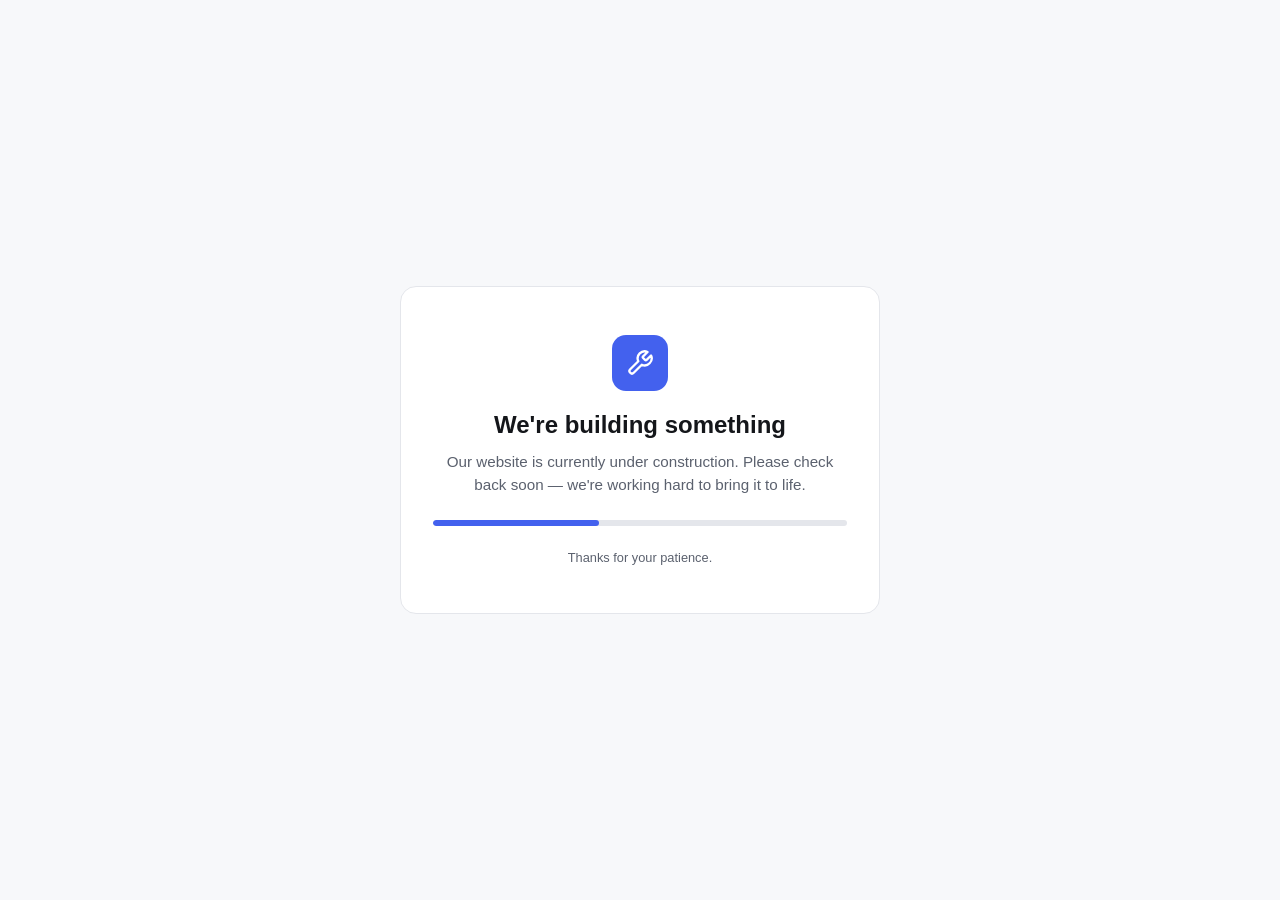
<file: index.html>
<!DOCTYPE html>
<html lang="en">
<head>
<meta charset="UTF-8">
<meta name="viewport" content="width=device-width, initial-scale=1, viewport-fit=cover">
<title>We're Building Something</title>
<style>
  :root {
    --bg: #0f1115;
    --bg-alt: #161922;
    --text: #f2f3f5;
    --muted: #9aa0ac;
    --accent: #6c8cff;
    --border: #262a35;
  }
  @media (prefers-color-scheme: light) {
    :root:not([data-theme="dark"]) {
      --bg: #f7f8fa;
      --bg-alt: #ffffff;
      --text: #14161a;
      --muted: #5b616e;
      --accent: #4361ee;
      --border: #e4e6eb;
    }
  }
  * { box-sizing: border-box; }
  html, body {
    height: 100%;
    margin: 0;
  }
  body {
    background: var(--bg);
    color: var(--text);
    font-family: -apple-system, BlinkMacSystemFont, "Segoe UI", Roboto, Helvetica, Arial, sans-serif;
    display: flex;
    align-items: center;
    justify-content: center;
    padding: 24px;
    padding-top: max(24px, env(safe-area-inset-top, 0px));
    padding-bottom: max(24px, env(safe-area-inset-bottom, 0px));
  }
  .card {
    max-width: 480px;
    width: 100%;
    text-align: center;
    background: var(--bg-alt);
    border: 1px solid var(--border);
    border-radius: 16px;
    padding: 48px 32px;
  }
  .icon {
    width: 56px;
    height: 56px;
    margin: 0 auto 20px;
    display: flex;
    align-items: center;
    justify-content: center;
    border-radius: 14px;
    background: var(--accent);
    color: white;
  }
  .icon svg { width: 28px; height: 28px; }
  h1 {
    font-size: 1.5rem;
    margin: 0 0 12px;
    font-weight: 600;
  }
  p {
    color: var(--muted);
    line-height: 1.5;
    margin: 0 0 24px;
    font-size: 0.95rem;
  }
  .bar-track {
    width: 100%;
    height: 6px;
    border-radius: 999px;
    background: var(--border);
    overflow: hidden;
  }
  .bar-fill {
    height: 100%;
    width: 40%;
    border-radius: 999px;
    background: var(--accent);
    animation: slide 1.6s ease-in-out infinite;
  }
  @keyframes slide {
    0%   { transform: translateX(-100%); }
    100% { transform: translateX(350%); }
  }
  .footnote {
    margin-top: 24px;
    font-size: 0.8rem;
    color: var(--muted);
  }
</style>
</head>
<body>
  <div class="card">
    <div class="icon">
      <svg viewBox="0 0 24 24" fill="none" stroke="currentColor" stroke-width="2" stroke-linecap="round" stroke-linejoin="round">
        <path d="M14.7 6.3a1 1 0 0 0 0 1.4l1.6 1.6a1 1 0 0 0 1.4 0l3.77-3.77a6 6 0 0 1-7.94 7.94l-6.91 6.91a2.12 2.12 0 0 1-3-3l6.91-6.91a6 6 0 0 1 7.94-7.94l-3.76 3.76z"/>
      </svg>
    </div>
    <h1>We're building something</h1>
    <p>Our website is currently under construction. Please check back soon — we're working hard to bring it to life.</p>
    <div class="bar-track"><div class="bar-fill"></div></div>
    <div class="footnote">Thanks for your patience.</div>
  </div>
</body>
</html>
</file>
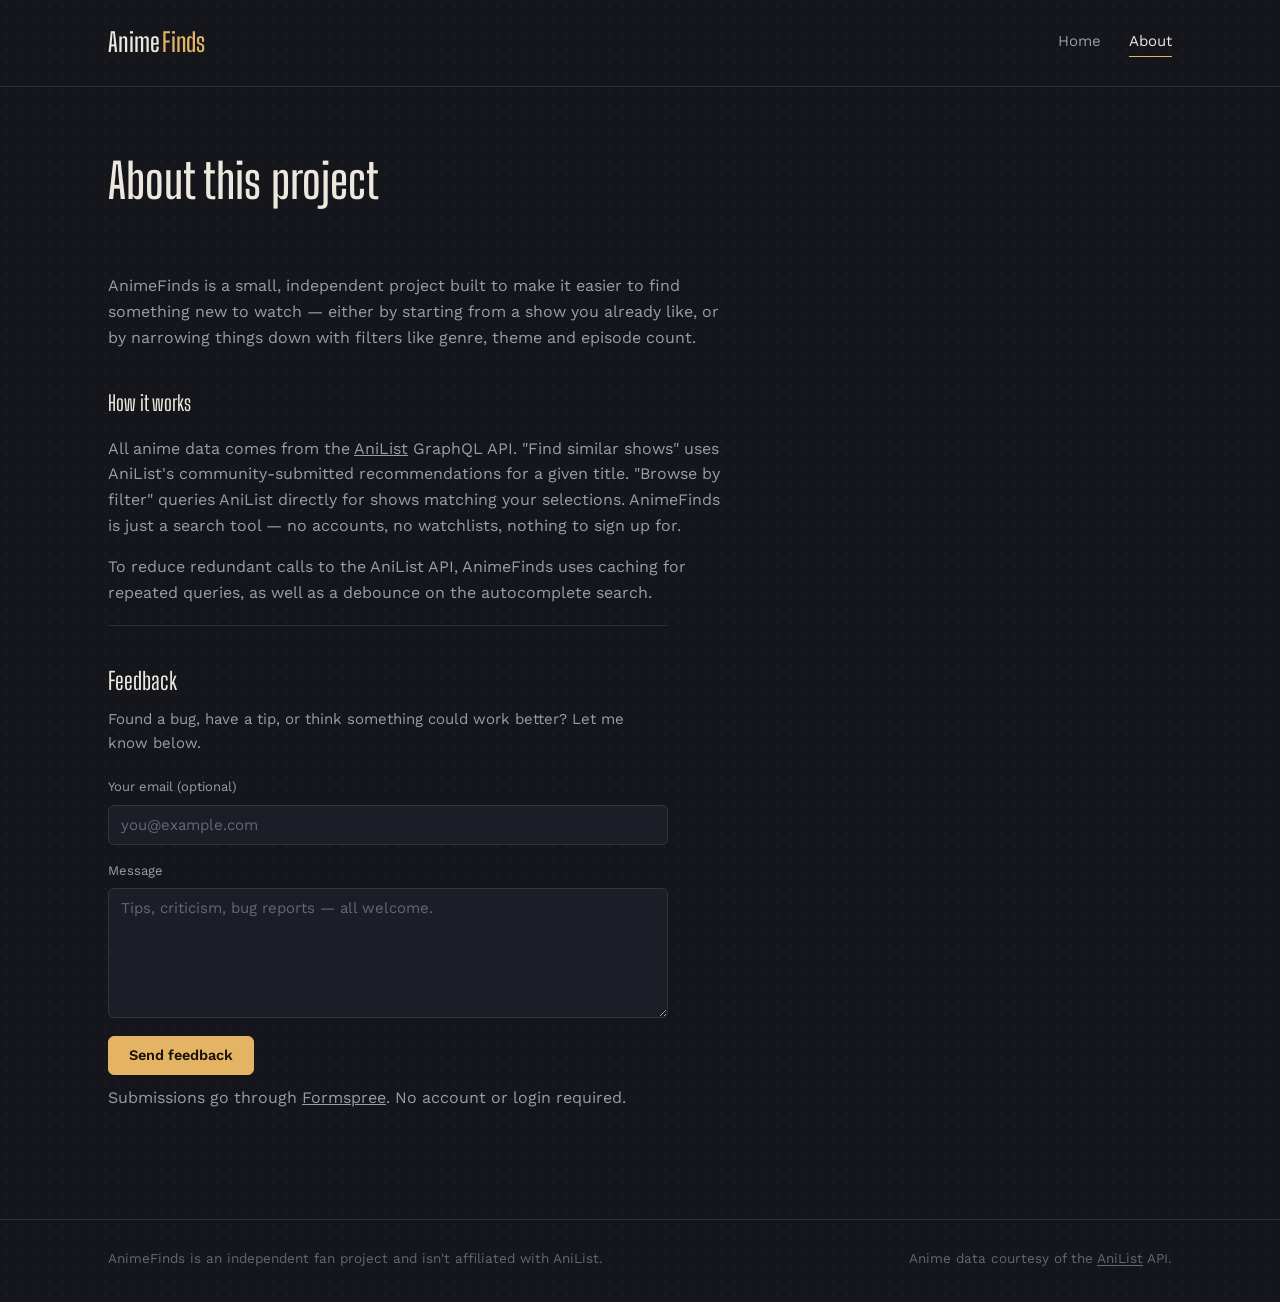
<file: about.html>
<!doctype html>
<html lang="en">
<head>
  <meta charset="UTF-8" />
  <meta name="viewport" content="width=device-width, initial-scale=1" />
  <title>About — AnimeFinds</title>
  <meta name="description" content="What AnimeFinds is, how it works, and a place to leave feedback." />
  <link rel="preconnect" href="https://fonts.googleapis.com" />
  <link rel="preconnect" href="https://fonts.gstatic.com" crossorigin />
  <link
    href="https://fonts.googleapis.com/css2?family=Big+Shoulders+Display:wght@500;600;700&family=Work+Sans:wght@400;500;600&display=swap"
    rel="stylesheet"
  />
  <link rel="stylesheet" href="css/style.css" />
</head>
<body>
  <header class="site-header">
    <div class="shell">
      <a class="wordmark" href="index.html">Anime<span>Finds</span></a>
      <nav class="site-nav">
        <a href="index.html">Home</a>
        <a href="about.html" aria-current="page">About</a>
      </nav>
    </div>
  </header>

  <main class="shell">
    <div class="page-header">
      <h1>About this project</h1>
    </div>

    <div class="about-content">
      <p>
        AnimeFinds is a small, independent project built to make it easier to find something
        new to watch — either by starting from a show you already like, or by narrowing things
        down with filters like genre, theme and episode count.
      </p>

      <h2>How it works</h2>
      <p>
        All anime data comes from the <a href="https://anilist.co" target="_blank" rel="noopener noreferrer">AniList</a>
        GraphQL API. "Find similar shows" uses AniList's community-submitted recommendations for
        a given title. "Browse by filter" queries AniList directly for shows matching your
        selections. AnimeFinds is just a search tool — no accounts, no watchlists, nothing to sign up for.
      </p>
      <p>
        To reduce redundant calls to the AniList API, AnimeFinds uses caching for repeated queries, as well as a debounce on the autocomplete search.
      </p>

    <section class="feedback-section">
      <h2>Feedback</h2>
      <p class="feedback-intro">
        Found a bug, have a tip, or think something could work better? Let me know below.
      </p>

      <form id="feedback-form">
        <div class="field-full">
          <label for="feedback-email">Your email (optional)</label>
          <input type="email" id="feedback-email" name="email" placeholder="you@example.com" />
        </div>

        <div class="field-full">
          <label for="feedback-message">Message</label>
          <textarea
            id="feedback-message"
            name="message"
            required
            placeholder="Tips, criticism, bug reports — all welcome."
          ></textarea>
        </div>

        <!--
          Cloudflare Turnstile widget.
          Replace REPLACE_WITH_YOUR_SITE_KEY with the site key from
          https://dash.cloudflare.com/?to=/:account/turnstile (see
          js/feedback.js for the matching Formspree setup step).
        -->
        <div class="cf-turnstile" data-sitekey="0x4AAAAAAEmPmE4bW4p-4tio"></div>

        <button type="submit" class="btn" id="feedback-submit-btn">Send feedback</button>
        <p class="form-note">
          Submissions go through <a href="https://formspree.io" target="_blank" rel="noopener noreferrer">Formspree</a>.
          No account or login required.
        </p>
        <p class="form-status" id="form-status" role="status"></p>
      </form>
    </section>
  </main>

  <footer class="site-footer">
    <div class="shell">
      <p>AnimeFinds is an independent fan project and isn't affiliated with AniList.</p>
      <p>Anime data courtesy of the <a href="https://anilist.co" target="_blank" rel="noopener noreferrer">AniList</a> API.</p>
    </div>
  </footer>

  <script src="https://challenges.cloudflare.com/turnstile/v0/api.js" async defer></script>
  <script src="js/feedback.js"></script>
</body>
</html>
</file>
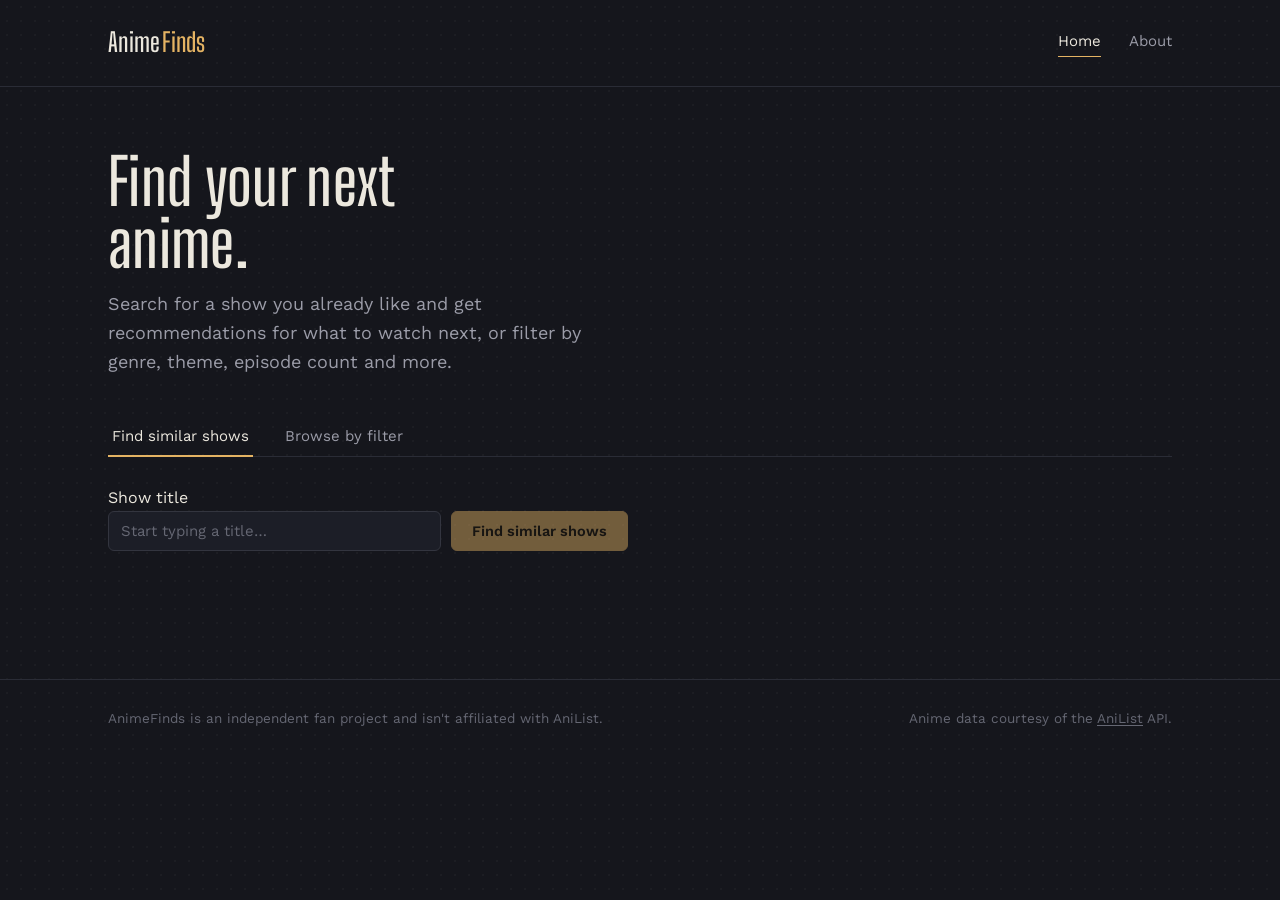
<file: index2.html>
<!doctype html>
<html lang="en">
<head>
  <meta charset="UTF-8" />
  <meta name="viewport" content="width=device-width, initial-scale=1" />
  <title>AnimeFinds — find your next anime</title>
  <meta
    name="description"
    content="Find your next anime by searching for a title you already like, or by filtering on genre, theme, episode count and more, powered by AniList."
  />
  <link rel="preconnect" href="https://fonts.googleapis.com" />
  <link rel="preconnect" href="https://fonts.gstatic.com" crossorigin />
  <link
    href="https://fonts.googleapis.com/css2?family=Big+Shoulders+Display:wght@500;600;700&family=Work+Sans:wght@400;500;600&display=swap"
    rel="stylesheet"
  />
  <link rel="stylesheet" href="css/style.css" />
</head>
<body>
  <header class="site-header">
    <div class="shell">
      <a class="wordmark" href="index.html">Anime<span>Finds</span></a>
      <nav class="site-nav">
        <a href="index.html" aria-current="page">Home</a>
        <a href="about.html">About</a>
      </nav>
    </div>
  </header>

  <main class="shell">
    <section class="hero">
      <h1>Find your next anime.</h1>
      <p class="lede">
        Search for a show you already like and get recommendations for what to watch next,
        or filter by genre, theme, episode count and more.
      </p>

      <div class="mode-tabs" role="tablist" aria-label="Search mode">
        <button class="mode-tab" data-mode="similar" role="tab" aria-selected="true">
          Find similar shows
        </button>
        <button class="mode-tab" data-mode="filter" role="tab" aria-selected="false">
          Browse by filter
        </button>
      </div>

      <div class="mode-panel" id="panel-similar">
        <div class="title-search">
          <label class="field-label" for="title-search-input">Show title</label>
          <div class="title-search-row">
            <input
              type="text"
              id="title-search-input"
              placeholder="Start typing a title…"
              autocomplete="off"
              aria-autocomplete="list"
              aria-controls="autocomplete-list"
            />
            <button class="btn" id="find-similar-btn" disabled>Find similar shows</button>
          </div>
          <div class="autocomplete-list" id="autocomplete-list" role="listbox" hidden></div>
          <div class="selected-title-chip" id="selected-title-chip">
            <span>Selected: <strong id="selected-title-label"></strong></span>
            <button type="button" id="clear-selection-btn">clear</button>
          </div>
        </div>
      </div>

      <div class="mode-panel" id="panel-filter" hidden>
        <form id="filter-form">
          <div class="filter-grid">
            <div class="field-group">
              <label class="field-label">Genre</label>
              <div class="chip-set" id="genre-chips">
                <button type="button" class="chip-toggle" data-value="Action" aria-pressed="false">Action</button>
                <button type="button" class="chip-toggle" data-value="Adventure" aria-pressed="false">Adventure</button>
                <button type="button" class="chip-toggle" data-value="Comedy" aria-pressed="false">Comedy</button>
                <button type="button" class="chip-toggle" data-value="Drama" aria-pressed="false">Drama</button>
                <button type="button" class="chip-toggle" data-value="Fantasy" aria-pressed="false">Fantasy</button>
                <button type="button" class="chip-toggle" data-value="Horror" aria-pressed="false">Horror</button>
                <button type="button" class="chip-toggle" data-value="Mecha" aria-pressed="false">Mecha</button>
                <button type="button" class="chip-toggle" data-value="Mystery" aria-pressed="false">Mystery</button>
                <button type="button" class="chip-toggle" data-value="Psychological" aria-pressed="false">Psychological</button>
                <button type="button" class="chip-toggle" data-value="Romance" aria-pressed="false">Romance</button>
                <button type="button" class="chip-toggle" data-value="Sci-Fi" aria-pressed="false">Sci-Fi</button>
                <button type="button" class="chip-toggle" data-value="Slice of Life" aria-pressed="false">Slice of Life</button>
                <button type="button" class="chip-toggle" data-value="Sports" aria-pressed="false">Sports</button>
                <button type="button" class="chip-toggle" data-value="Supernatural" aria-pressed="false">Supernatural</button>
                <button type="button" class="chip-toggle" data-value="Thriller" aria-pressed="false">Thriller</button>
              </div>
            </div>

            <div class="field-group">
              <label class="field-label">Theme</label>
              <div class="chip-set" id="theme-chips">
                <button type="button" class="chip-toggle" data-value="Isekai" aria-pressed="false">Isekai</button>
                <button type="button" class="chip-toggle" data-value="School" aria-pressed="false">School</button>
                <button type="button" class="chip-toggle" data-value="Military" aria-pressed="false">Military</button>
                <button type="button" class="chip-toggle" data-value="Historical" aria-pressed="false">Historical</button>
                <button type="button" class="chip-toggle" data-value="Time Travel" aria-pressed="false">Time Travel</button>
                <button type="button" class="chip-toggle" data-value="Video Games" aria-pressed="false">Video Games</button>
                <button type="button" class="chip-toggle" data-value="Music" aria-pressed="false">Music</button>
                <button type="button" class="chip-toggle" data-value="Post-Apocalyptic" aria-pressed="false">Post-Apocalyptic</button>
                <button type="button" class="chip-toggle" data-value="Detective" aria-pressed="false">Detective</button>
                <button type="button" class="chip-toggle" data-value="Vampire" aria-pressed="false">Vampire</button>
                <button type="button" class="chip-toggle" data-value="Workplace" aria-pressed="false">Workplace</button>
              </div>
            </div>

            <div class="field-group">
              <label class="field-label" for="demographic-select">Demographic</label>
              <select id="demographic-select">
                <option value="">Any</option>
                <option value="Shounen">Shounen</option>
                <option value="Shoujo">Shoujo</option>
                <option value="Seinen">Seinen</option>
                <option value="Josei">Josei</option>
              </select>
            </div>

            <div class="field-group">
              <label class="field-label" for="year-input">Release year</label>
              <input type="number" id="year-input" placeholder="e.g. 2019" min="1960" max="2030" />
            </div>

            <div class="field-group">
              <label class="field-label">Episode count</label>
              <div class="range-row">
                <input type="number" id="ep-min-input" placeholder="Min" min="1" />
                <span>–</span>
                <input type="number" id="ep-max-input" placeholder="Max" min="1" />
              </div>
            </div>
          </div>

          <div class="filter-actions">
            <button type="submit" class="btn">Search</button>
            <button type="button" class="btn btn-ghost" id="filter-reset-btn">Reset filters</button>
          </div>
        </form>
      </div>
    </section>

    <section class="results-section" id="results-section" hidden>
      <div class="results-heading">
        <h2 id="results-heading-text">Results</h2>
        <span class="results-count" id="results-count"></span>
      </div>
      <div class="results-grid" id="results-grid"></div>
    </section>
  </main>

  <footer class="site-footer">
    <div class="shell">
      <p>AnimeFinds is an independent fan project and isn't affiliated with AniList.</p>
      <p>Anime data courtesy of the <a href="https://anilist.co" target="_blank" rel="noopener noreferrer">AniList</a> API.</p>
    </div>
  </footer>

  <script src="js/anilist.js"></script>
  <script src="js/search.js"></script>
</body>
</html>
</file>
<file: css/style.css>
/* ==========================================================================
   AnimeFinds — design tokens
   ========================================================================== */

:root {
  /* Color */
  --color-bg: #15161c;
  --color-surface: #1c1e27;
  --color-surface-raised: #23252f;
  --color-border: #33353f;
  --color-border-soft: #2a2c36;
  --color-text: #ece8de;
  --color-text-muted: #9b9ca8;
  --color-text-faint: #656773;
  --color-accent: #e4b363;
  --color-accent-dim: #b9904a;
  --color-accent-tint: rgba(228, 179, 99, 0.12);
  --color-danger: #d17a6e;

  /* Type */
  --font-display: "Big Shoulders Display", sans-serif;
  --font-body: "Work Sans", sans-serif;

  /* Layout */
  --content-width: 1120px;
  --radius-sm: 3px;
  --radius-md: 6px;
  --focus-ring: 0 0 0 2px var(--color-bg), 0 0 0 4px var(--color-accent);
}

@media (prefers-reduced-motion: reduce) {
  * {
    animation-duration: 0.01ms !important;
    animation-iteration-count: 1 !important;
    transition-duration: 0.01ms !important;
  }
}

* {
  box-sizing: border-box;
}

html {
  color-scheme: dark;
}

body {
  margin: 0;
  background: var(--color-bg);
  color: var(--color-text);
  font-family: var(--font-body);
  font-size: 16px;
  line-height: 1.6;
  -webkit-font-smoothing: antialiased;
}

a {
  color: inherit;
}

button {
  font-family: inherit;
}

:focus-visible {
  outline: none;
  box-shadow: var(--focus-ring);
  border-radius: var(--radius-sm);
}

img {
  max-width: 100%;
  display: block;
}

/* ==========================================================================
   Background texture — faint screentone dot field, like halftone print
   ========================================================================== */

body {
  background-image: radial-gradient(
    circle,
    rgba(236, 232, 222, 0.035) 1px,
    transparent 1px
  );
  background-size: 14px 14px;
}

/* ==========================================================================
   Layout shell
   ========================================================================== */

.shell {
  max-width: var(--content-width);
  margin: 0 auto;
  padding: 0 28px;
}

header.site-header {
  border-bottom: 1px solid var(--color-border-soft);
}

.site-header .shell {
  display: flex;
  align-items: center;
  justify-content: space-between;
  padding-top: 22px;
  padding-bottom: 22px;
}

.wordmark {
  font-family: var(--font-display);
  font-size: 26px;
  font-weight: 600;
  letter-spacing: 0.01em;
  text-decoration: none;
  color: var(--color-text);
  display: flex;
  align-items: baseline;
  gap: 2px;
}

.wordmark span {
  color: var(--color-accent);
}

nav.site-nav {
  display: flex;
  gap: 28px;
}

nav.site-nav a {
  text-decoration: none;
  color: var(--color-text-muted);
  font-size: 15px;
  padding-bottom: 3px;
  border-bottom: 1px solid transparent;
  transition: color 0.15s ease, border-color 0.15s ease;
}

nav.site-nav a:hover {
  color: var(--color-text);
}

nav.site-nav a[aria-current="page"] {
  color: var(--color-text);
  border-bottom-color: var(--color-accent);
}

footer.site-footer {
  border-top: 1px solid var(--color-border-soft);
  margin-top: 80px;
}

.site-footer .shell {
  padding-top: 28px;
  padding-bottom: 32px;
  display: flex;
  flex-wrap: wrap;
  gap: 8px 20px;
  justify-content: space-between;
  align-items: center;
}

.site-footer p {
  margin: 0;
  color: var(--color-text-faint);
  font-size: 13.5px;
}

.site-footer a {
  color: var(--color-text-faint);
  text-decoration: underline;
  text-underline-offset: 2px;
}

.site-footer a:hover {
  color: var(--color-text-muted);
}

/* ==========================================================================
   Hero
   ========================================================================== */

.hero {
  padding: 64px 0 40px;
}

.hero h1 {
  font-family: var(--font-display);
  font-weight: 600;
  font-size: clamp(40px, 6vw, 64px);
  line-height: 0.98;
  letter-spacing: 0.005em;
  margin: 0 0 14px;
  max-width: 14ch;
}

.hero p.lede {
  color: var(--color-text-muted);
  font-size: 18px;
  max-width: 46ch;
  margin: 0;
}

/* ==========================================================================
   Search modes (tabs)
   ========================================================================== */

.mode-tabs {
  display: flex;
  gap: 4px;
  margin: 40px 0 0;
  border-bottom: 1px solid var(--color-border-soft);
}

.mode-tab {
  background: none;
  border: none;
  color: var(--color-text-muted);
  font-size: 15px;
  padding: 10px 4px;
  margin-right: 24px;
  cursor: pointer;
  border-bottom: 2px solid transparent;
  transform: translateY(1px);
}

.mode-tab:hover {
  color: var(--color-text);
}

.mode-tab[aria-selected="true"] {
  color: var(--color-text);
  border-bottom-color: var(--color-accent);
}

.mode-panel {
  padding: 28px 0 8px;
}

.mode-panel[hidden] {
  display: none;
}

/* ---- Similar-show search ---- */

.title-search {
  position: relative;
  max-width: 520px;
}

.title-search-row {
  display: flex;
  gap: 10px;
}

.title-search input[type="text"] {
  flex: 1;
}

.autocomplete-list {
  position: absolute;
  top: calc(100% + 6px);
  left: 0;
  right: 0;
  background: var(--color-surface-raised);
  border: 1px solid var(--color-border);
  border-radius: var(--radius-md);
  overflow: hidden;
  z-index: 20;
  max-height: 320px;
  overflow-y: auto;
  box-shadow: 0 12px 28px rgba(0, 0, 0, 0.35);
}

.autocomplete-list[hidden] {
  display: none;
}

.autocomplete-item {
  display: flex;
  align-items: center;
  gap: 12px;
  padding: 8px 12px;
  cursor: pointer;
  border-bottom: 1px solid var(--color-border-soft);
}

.autocomplete-item:last-child {
  border-bottom: none;
}

.autocomplete-item:hover,
.autocomplete-item.is-active {
  background: var(--color-accent-tint);
}

.autocomplete-item img {
  width: 32px;
  height: 44px;
  object-fit: cover;
  border-radius: 2px;
  flex-shrink: 0;
  background: var(--color-surface);
}

.autocomplete-item .ac-title {
  font-size: 14.5px;
  line-height: 1.3;
}

.autocomplete-item .ac-year {
  color: var(--color-text-faint);
  font-size: 12.5px;
}

.selected-title-chip {
  display: none;
  align-items: center;
  gap: 10px;
  margin-top: 14px;
  padding: 8px 12px;
  background: var(--color-surface);
  border: 1px solid var(--color-border);
  border-radius: var(--radius-md);
  max-width: 520px;
  font-size: 14px;
}

.selected-title-chip.is-visible {
  display: flex;
}

.selected-title-chip button {
  margin-left: auto;
  background: none;
  border: none;
  color: var(--color-text-faint);
  cursor: pointer;
  font-size: 13px;
  text-decoration: underline;
}

/* ---- Filter search ---- */

.filter-grid {
  display: grid;
  grid-template-columns: repeat(auto-fit, minmax(210px, 1fr));
  gap: 22px 24px;
}

.field-group label.field-label {
  display: block;
  font-size: 13px;
  color: var(--color-text-muted);
  margin-bottom: 7px;
}

.chip-set {
  display: flex;
  flex-wrap: wrap;
  gap: 6px;
}

.chip-toggle {
  background: var(--color-surface);
  border: 1px solid var(--color-border);
  color: var(--color-text-muted);
  font-size: 13px;
  padding: 5px 11px;
  border-radius: 999px;
  cursor: pointer;
  transition: border-color 0.15s ease, color 0.15s ease, background 0.15s ease;
}

.chip-toggle:hover {
  border-color: var(--color-accent-dim);
  color: var(--color-text);
}

.chip-toggle[aria-pressed="true"] {
  background: var(--color-accent-tint);
  border-color: var(--color-accent);
  color: var(--color-text);
}

.range-row {
  display: flex;
  align-items: center;
  gap: 8px;
}

.range-row input {
  width: 100%;
}

.range-row span {
  color: var(--color-text-faint);
  font-size: 13px;
}

.filter-actions {
  margin-top: 26px;
  display: flex;
  align-items: center;
  gap: 14px;
}

/* ==========================================================================
   Form controls
   ========================================================================== */

input[type="text"],
input[type="number"],
select,
textarea {
  background: var(--color-surface);
  border: 1px solid var(--color-border);
  color: var(--color-text);
  border-radius: var(--radius-md);
  padding: 10px 12px;
  font-size: 15px;
  font-family: var(--font-body);
}

input[type="text"]:focus,
input[type="number"]:focus,
select:focus,
textarea:focus {
  border-color: var(--color-accent-dim);
}

::placeholder {
  color: var(--color-text-faint);
}

.btn {
  display: inline-flex;
  align-items: center;
  justify-content: center;
  gap: 8px;
  background: var(--color-accent);
  color: #1a1408;
  border: 1px solid var(--color-accent);
  font-size: 14.5px;
  font-weight: 600;
  padding: 10px 20px;
  border-radius: var(--radius-md);
  cursor: pointer;
  transition: background 0.15s ease, transform 0.05s ease;
}

.btn:hover {
  background: #edc07f;
}

.btn:active {
  transform: translateY(1px);
}

.btn:disabled {
  opacity: 0.45;
  cursor: not-allowed;
}

.btn-ghost {
  background: transparent;
  color: var(--color-text-muted);
  border-color: var(--color-border);
}

.btn-ghost:hover {
  background: var(--color-surface);
  color: var(--color-text);
}

/* ==========================================================================
   Results grid
   ========================================================================== */

.results-section {
  margin-top: 52px;
}

.results-heading {
  display: flex;
  align-items: baseline;
  justify-content: space-between;
  margin-bottom: 18px;
  gap: 12px;
  flex-wrap: wrap;
}

.results-heading h2 {
  font-family: var(--font-display);
  font-weight: 500;
  font-size: 24px;
  margin: 0;
}

.results-count {
  color: var(--color-text-faint);
  font-size: 13.5px;
}

.results-grid {
  display: grid;
  grid-template-columns: repeat(auto-fill, minmax(170px, 1fr));
  gap: 20px;
}

.result-card {
  background: var(--color-surface);
  border: 1px solid var(--color-border-soft);
  border-radius: var(--radius-md);
  overflow: hidden;
  text-decoration: none;
  color: inherit;
  display: flex;
  flex-direction: column;
}

.result-card .cover {
  aspect-ratio: 2 / 3;
  width: 100%;
  object-fit: cover;
  background: var(--color-surface-raised);
}

.result-card .card-body {
  padding: 12px 12px 14px;
  flex: 1;
  display: flex;
  flex-direction: column;
}

.result-card .card-title {
  font-size: 14.5px;
  line-height: 1.35;
  margin: 0 0 6px;
}

.result-card .card-meta {
  margin-top: auto;
  display: flex;
  align-items: center;
  justify-content: space-between;
  font-size: 12.5px;
  color: var(--color-text-faint);
}

.result-card .score {
  color: var(--color-accent);
  font-weight: 600;
}

.result-card .card-genres {
  font-size: 12px;
  color: var(--color-text-muted);
  margin: 0 0 8px;
  line-height: 1.4;
}

/* ==========================================================================
   State messages
   ========================================================================== */

.state-message {
  padding: 40px 0;
  color: var(--color-text-muted);
  font-size: 15px;
  max-width: 46ch;
}

.state-message.is-error {
  color: var(--color-danger);
}

.spinner {
  display: inline-block;
  width: 16px;
  height: 16px;
  border: 2px solid var(--color-border);
  border-top-color: var(--color-accent);
  border-radius: 50%;
  animation: spin 0.7s linear infinite;
  vertical-align: -3px;
  margin-right: 8px;
}

@keyframes spin {
  to {
    transform: rotate(360deg);
  }
}

/* ==========================================================================
   About page
   ========================================================================== */

.page-header {
  padding: 56px 0 8px;
}

.page-header h1 {
  font-family: var(--font-display);
  font-weight: 600;
  font-size: clamp(34px, 5vw, 48px);
  margin: 0 0 10px;
}

.about-content {
  max-width: 62ch;
  padding: 20px 0 12px;
}

.about-content p {
  color: var(--color-text-muted);
  font-size: 16px;
}

.about-content h2 {
  font-family: var(--font-display);
  font-weight: 500;
  font-size: 21px;
  margin: 36px 0 10px;
  color: var(--color-text);
}

.feedback-section {
  margin-top: 20px;
  padding-top: 36px;
  border-top: 1px solid var(--color-border-soft);
  max-width: 560px;
}

.feedback-section h2 {
  font-family: var(--font-display);
  font-weight: 500;
  font-size: 24px;
  margin: 0 0 6px;
}

.feedback-section p.feedback-intro {
  color: var(--color-text-muted);
  font-size: 15px;
  margin: 0 0 22px;
}

.field-full {
  display: flex;
  flex-direction: column;
  margin-bottom: 16px;
}

.field-full label {
  font-size: 13px;
  color: var(--color-text-muted);
  margin-bottom: 7px;
}

.field-full textarea {
  resize: vertical;
  min-height: 130px;
}

.field-full input[type="email"] {
  background: var(--color-surface);
  border: 1px solid var(--color-border);
  color: var(--color-text);
  border-radius: var(--radius-md);
  padding: 10px 12px;
  font-size: 15px;
  font-family: var(--font-body);
}

.cf-turnstile {
  margin: 4px 0 18px;
}

.form-note {
  font-size: 12.5px;
  color: var(--color-text-faint);
  margin-top: 10px;
}

.form-status {
  margin-top: 14px;
  font-size: 14px;
}

.form-status.success {
  color: #8fbf8a;
}

.form-status.error {
  color: var(--color-danger);
}

/* ==========================================================================
   Responsive
   ========================================================================== */

@media (max-width: 640px) {
  .shell {
    padding: 0 18px;
  }

  .site-header .shell {
    flex-direction: column;
    align-items: flex-start;
    gap: 12px;
  }

  .hero {
    padding: 40px 0 28px;
  }

  .title-search-row {
    flex-direction: column;
    align-items: stretch;
  }

  .results-grid {
    grid-template-columns: repeat(auto-fill, minmax(130px, 1fr));
    gap: 14px;
  }
}
</file>
